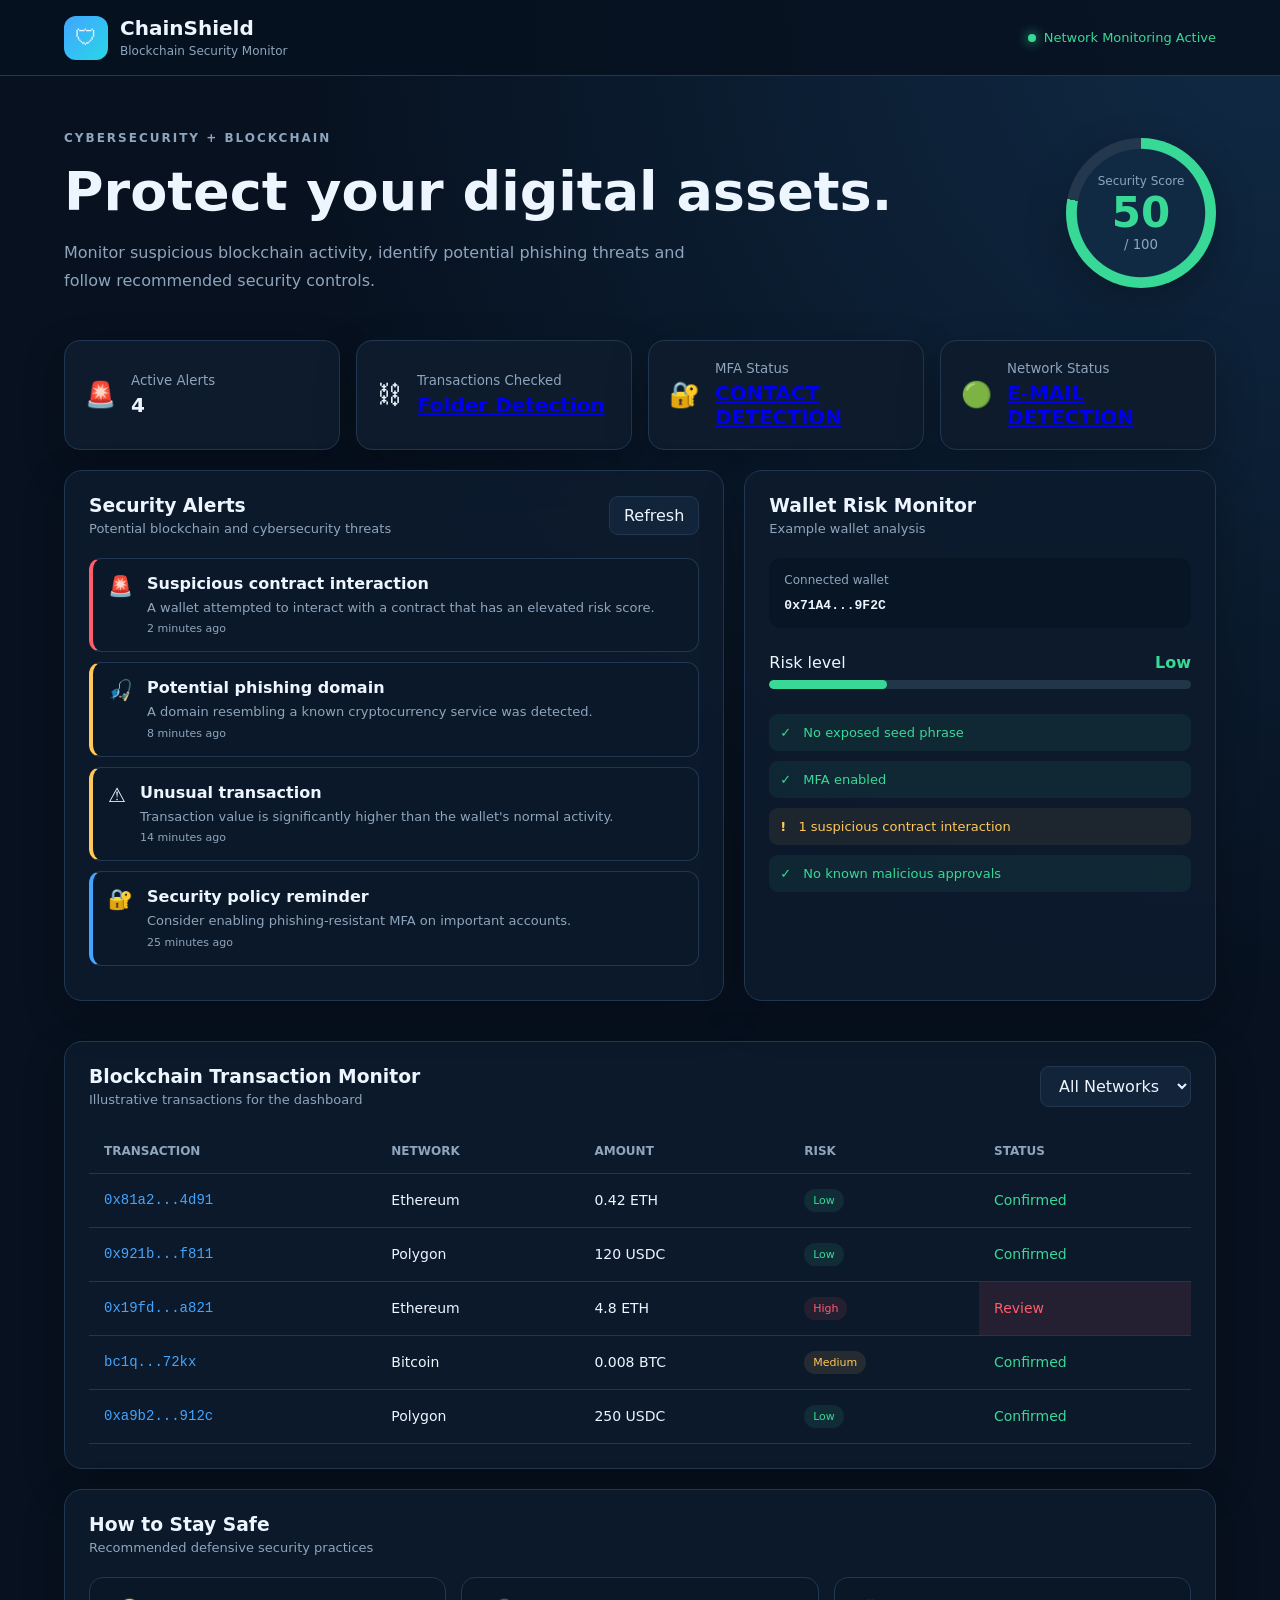
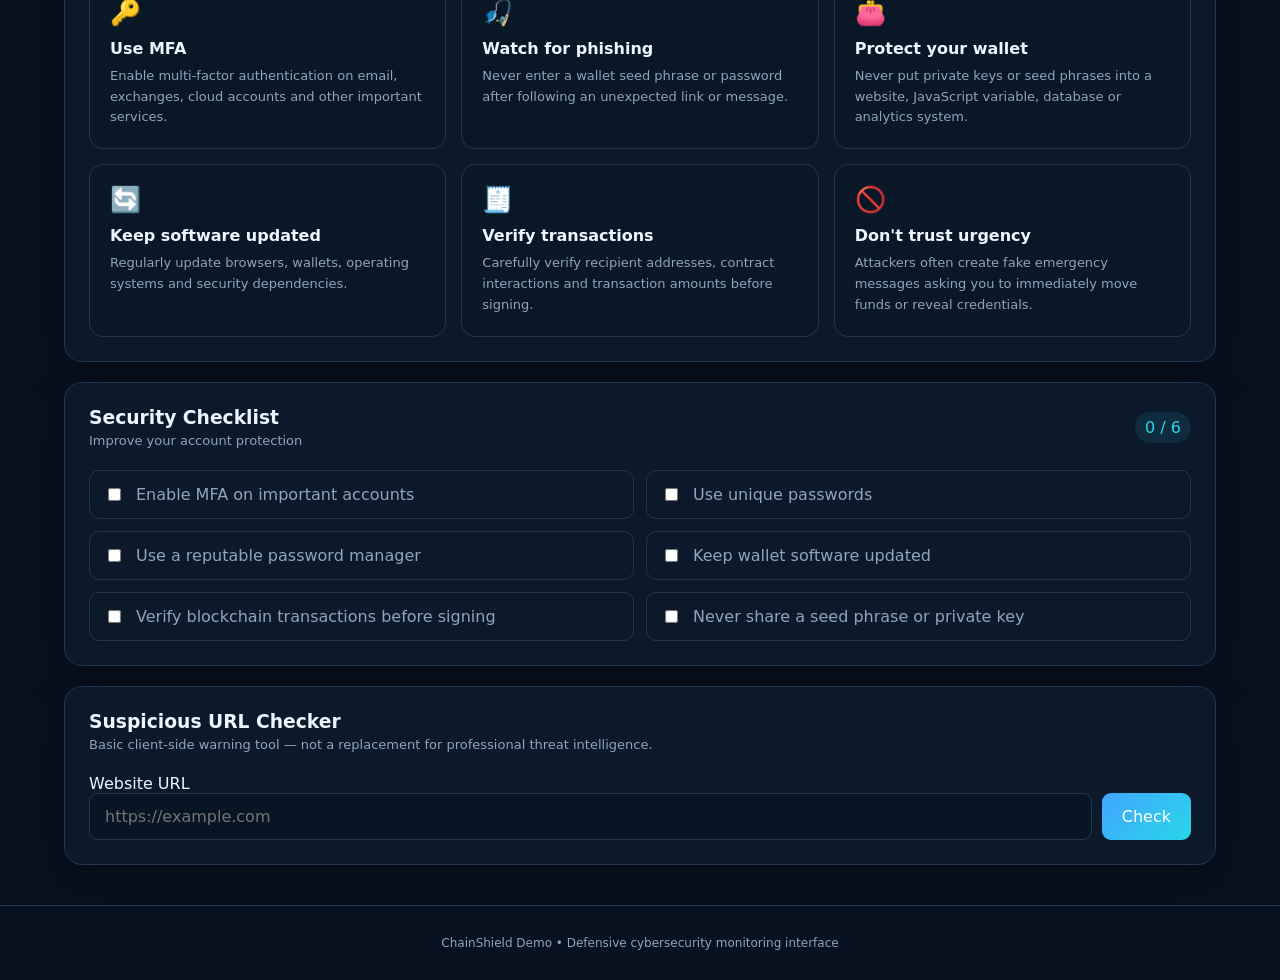
<file: index.html>
<!DOCTYPE html>
<html lang="en">
<head>
    <meta charset="UTF-8">

    <!-- Basic browser security controls -->
    <meta name="viewport" content="width=device-width, initial-scale=1.0">
    <meta name="referrer" content="strict-origin-when-cross-origin">

    <!--
      For production, prefer sending CSP as an HTTP response header.
      This example keeps it simple for a static demo.
    -->
    <meta http-equiv="Content-Security-Policy"
          content="default-src 'self';
                   script-src 'self';
                   style-src 'self';
                   img-src 'self' data:;
                   connect-src 'self';
                   object-src 'none';
                   base-uri 'self';
                   form-action 'self';">

    <title>ChainShield Security Monitor</title>

    <link rel="stylesheet" href="style.css">
</head>

<body>

<header class="topbar">
    <div class="brand">
        <div class="brand-icon">🛡</div>
        <div>
            <h1>ChainShield</h1>
            <span>Blockchain Security Monitor</span>
        </div>
    </div>

    <div class="connection">
        <span class="status-dot"></span>
        Network Monitoring Active
    </div>
</header>

<main class="container">

    <section class="hero">
        <div>
            <p class="eyebrow">CYBERSECURITY + BLOCKCHAIN</p>
            <h2>Protect your digital assets.</h2>
            <p>
                Monitor suspicious blockchain activity, identify potential
                phishing threats and follow recommended security controls.
            </p>
        </div>

        <div class="security-score">
            <span>Security Score</span>
            <strong id="securityScore">78</strong>
            <small>/ 100</small>
        </div>
    </section>


    <!-- Security statistics -->

    <section class="stats">

        <article class="stat-card">
            <span class="stat-icon">🚨</span>
            <div>
                <small>Active Alerts</small>
                <strong id="alertCount">4</strong>
            </div>
        </article>

        <article class="stat-card">
            <span class="stat-icon">⛓</span>
            <div>
                <small>Transactions Checked</small>
                <strong id="transactions"><a href="http://127.0.0.1:5500/SIH26-T07/folder_detect.html">Folder Detection</a></strong>
            </div>
        </article>

        <article class="stat-card">
            <span class="stat-icon">🔐</span>
            <div>
                <small>MFA Status</small>
                <strong class="safe"><a href="http://127.0.0.1:5500/SIH26-T07/num_detect.html">CONTACT DETECTION</a></strong>
            </div>
        </article>

        <article class="stat-card">
            <span class="stat-icon">🟢</span>
            <div>
                <small>Network Status</small>
                <strong class="safe"><a href="http://127.0.0.1:5500/SIH26-T07/breech_detection.html">E-MAIL DETECTION</a></strong>
            </div>
        </article>

    </section>


    <section class="dashboard-grid">

        <!-- Alerts -->

        <article class="panel alerts-panel">

            <div class="panel-header">
                <div>
                    <h3>Security Alerts</h3>
                    <p>Potential blockchain and cybersecurity threats</p>
                </div>

                <button id="refreshAlerts" class="secondary-btn">
                    Refresh
                </button>
            </div>

            <div id="alertsList" class="alerts-list">
                <!-- JavaScript inserts alerts here -->
            </div>

        </article>


        <!-- Wallet analysis -->

        <article class="panel">

            <div class="panel-header">
                <div>
                    <h3>Wallet Risk Monitor</h3>
                    <p>Example wallet analysis</p>
                </div>
            </div>

            <div class="wallet">

                <div class="wallet-address">
                    <span>Connected wallet</span>
                    <strong>0x71A4...9F2C</strong>
                </div>

                <div class="risk-meter">
                    <div class="risk-label">
                        <span>Risk level</span>
                        <strong id="riskText">Low</strong>
                    </div>

                    <div class="progress">
                        <div id="riskBar" class="progress-fill low"></div>
                    </div>
                </div>

                <div class="wallet-checks">

                    <div class="check good">
                        <span>✓</span>
                        No exposed seed phrase
                    </div>

                    <div class="check good">
                        <span>✓</span>
                        MFA enabled
                    </div>

                    <div class="check warning">
                        <span>!</span>
                        1 suspicious contract interaction
                    </div>

                    <div class="check good">
                        <span>✓</span>
                        No known malicious approvals
                    </div>

                </div>

            </div>

        </article>

    </section>


    <!-- Transaction monitor -->

    <section class="panel">

        <div class="panel-header">
            <div>
                <h3>Blockchain Transaction Monitor</h3>
                <p>Illustrative transactions for the dashboard</p>
            </div>

            <select id="networkFilter">
                <option value="all">All Networks</option>
                <option value="Ethereum">Ethereum</option>
                <option value="Polygon">Polygon</option>
                <option value="Bitcoin">Bitcoin</option>
            </select>
        </div>

        <div class="table-wrapper">

            <table>

                <thead>
                    <tr>
                        <th>Transaction</th>
                        <th>Network</th>
                        <th>Amount</th>
                        <th>Risk</th>
                        <th>Status</th>
                    </tr>
                </thead>

                <tbody id="transactionTable">
                </tbody>

            </table>

        </div>

    </section>


    <!-- Safety recommendations -->

    <section class="panel safety-panel">

        <div class="panel-header">
            <div>
                <h3>How to Stay Safe</h3>
                <p>Recommended defensive security practices</p>
            </div>
        </div>

        <div class="safety-grid">

            <div class="safety-card">
                <span>🔑</span>
                <h4>Use MFA</h4>
                <p>
                    Enable multi-factor authentication on email, exchanges,
                    cloud accounts and other important services.
                </p>
            </div>

            <div class="safety-card">
                <span>🎣</span>
                <h4>Watch for phishing</h4>
                <p>
                    Never enter a wallet seed phrase or password after following
                    an unexpected link or message.
                </p>
            </div>

            <div class="safety-card">
                <span>👛</span>
                <h4>Protect your wallet</h4>
                <p>
                    Never put private keys or seed phrases into a website,
                    JavaScript variable, database or analytics system.
                </p>
            </div>

            <div class="safety-card">
                <span>🔄</span>
                <h4>Keep software updated</h4>
                <p>
                    Regularly update browsers, wallets, operating systems and
                    security dependencies.
                </p>
            </div>

            <div class="safety-card">
                <span>🧾</span>
                <h4>Verify transactions</h4>
                <p>
                    Carefully verify recipient addresses, contract interactions
                    and transaction amounts before signing.
                </p>
            </div>

            <div class="safety-card">
                <span>🚫</span>
                <h4>Don't trust urgency</h4>
                <p>
                    Attackers often create fake emergency messages asking you
                    to immediately move funds or reveal credentials.
                </p>
            </div>

        </div>

    </section>


    <!-- Security checklist -->

    <section class="panel">

        <div class="panel-header">
            <div>
                <h3>Security Checklist</h3>
                <p>Improve your account protection</p>
            </div>

            <span id="checklistScore" class="badge">0 / 6</span>
        </div>

        <div id="checklist" class="checklist">

            <label>
                <input type="checkbox" data-score="15">
                <span>Enable MFA on important accounts</span>
            </label>

            <label>
                <input type="checkbox" data-score="15">
                <span>Use unique passwords</span>
            </label>

            <label>
                <input type="checkbox" data-score="15">
                <span>Use a reputable password manager</span>
            </label>

            <label>
                <input type="checkbox" data-score="20">
                <span>Keep wallet software updated</span>
            </label>

            <label>
                <input type="checkbox" data-score="20">
                <span>Verify blockchain transactions before signing</span>
            </label>

            <label>
                <input type="checkbox" data-score="15">
                <span>Never share a seed phrase or private key</span>
            </label>

        </div>

    </section>


    <!-- Phishing checker -->

    <section class="panel phishing-panel">

        <div class="panel-header">
            <div>
                <h3>Suspicious URL Checker</h3>
                <p>
                    Basic client-side warning tool — not a replacement for
                    professional threat intelligence.
                </p>
            </div>
        </div>

        <form id="urlForm">

            <label for="urlInput">Website URL</label>

            <div class="url-input">
                <input
                    id="urlInput"
                    type="url"
                    placeholder="https://example.com"
                    autocomplete="off"
                    required
                >

                <button type="submit">
                    Check
                </button>
            </div>

        </form>

        <div id="urlResult" class="url-result hidden"></div>

    </section>

</main>

<footer>
    ChainShield Demo • Defensive cybersecurity monitoring interface
</footer>

<script src="app.js"></script>

</body>
</html>
</file>
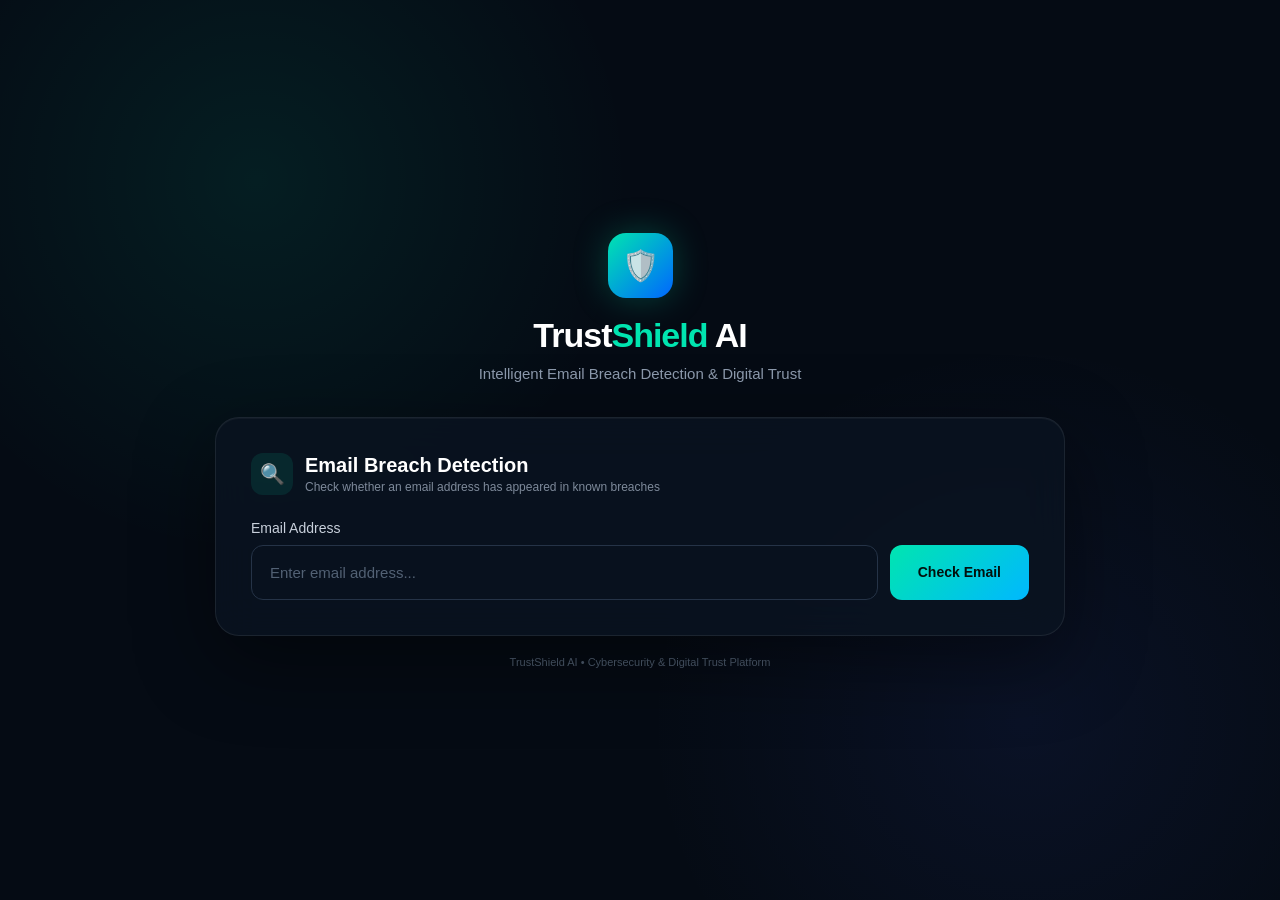
<file: breech_detection.html>
<!DOCTYPE html>
<html lang="en">
<head>
    <meta charset="UTF-8">
    <meta name="viewport" content="width=device-width, initial-scale=1.0">

    <title>TrustShield AI - Breach Detection</title>

    <style>
        * {
            margin: 0;
            padding: 0;
            box-sizing: border-box;
            font-family: "Inter", Arial, sans-serif;
        }

        body {
            min-height: 100vh;
            background:
                radial-gradient(circle at 20% 20%, rgba(0, 255, 200, 0.08), transparent 30%),
                radial-gradient(circle at 80% 80%, rgba(70, 100, 255, 0.08), transparent 30%),
                #050b14;
            color: #ffffff;
            display: flex;
            align-items: center;
            justify-content: center;
            padding: 30px;
        }

        .container {
            width: 100%;
            max-width: 850px;
        }

        /* Header */

        .header {
            text-align: center;
            margin-bottom: 35px;
        }

        .logo {
            width: 65px;
            height: 65px;
            margin: auto;
            border-radius: 18px;
            display: flex;
            align-items: center;
            justify-content: center;
            background: linear-gradient(135deg, #00e5b0, #0066ff);
            box-shadow: 0 0 35px rgba(0, 229, 176, 0.25);
            font-size: 30px;
        }

        .header h1 {
            margin-top: 18px;
            font-size: 34px;
            letter-spacing: -1px;
        }

        .header h1 span {
            color: #00e5b0;
        }

        .header p {
            margin-top: 10px;
            color: #8d9aad;
            font-size: 15px;
        }

        /* Main Card */

        .card {
            background: rgba(10, 19, 32, 0.85);
            border: 1px solid rgba(255, 255, 255, 0.08);
            border-radius: 24px;
            padding: 35px;
            box-shadow:
                0 25px 80px rgba(0, 0, 0, 0.45),
                inset 0 1px 0 rgba(255, 255, 255, 0.04);
            backdrop-filter: blur(20px);
        }

        .card-title {
            display: flex;
            align-items: center;
            gap: 12px;
            margin-bottom: 25px;
        }

        .card-title-icon {
            width: 42px;
            height: 42px;
            border-radius: 12px;
            background: rgba(0, 229, 176, 0.1);
            color: #00e5b0;
            display: flex;
            align-items: center;
            justify-content: center;
            font-size: 20px;
        }

        .card-title h2 {
            font-size: 20px;
        }

        .card-title p {
            font-size: 12px;
            color: #7e8a9b;
            margin-top: 3px;
        }

        /* Input */

        .input-group {
            margin-top: 20px;
        }

        .input-group label {
            display: block;
            margin-bottom: 9px;
            color: #c8d0dc;
            font-size: 14px;
        }

        .email-wrapper {
            display: flex;
            gap: 12px;
        }

        .email-input {
            flex: 1;
            height: 55px;
            padding: 0 18px;
            border-radius: 12px;
            border: 1px solid #253347;
            outline: none;
            background: #08111e;
            color: white;
            font-size: 15px;
            transition: 0.25s;
        }

        .email-input::placeholder {
            color: #526174;
        }

        .email-input:focus {
            border-color: #00e5b0;
            box-shadow: 0 0 0 3px rgba(0, 229, 176, 0.08);
        }

        .check-btn {
            height: 55px;
            padding: 0 28px;
            border: none;
            border-radius: 12px;
            cursor: pointer;
            color: #03100d;
            font-size: 14px;
            font-weight: 700;
            background: linear-gradient(135deg, #00e5b0, #00b8ff);
            transition: 0.25s;
        }

        .check-btn:hover {
            transform: translateY(-2px);
            box-shadow: 0 10px 30px rgba(0, 229, 176, 0.2);
        }

        .check-btn:disabled {
            opacity: 0.6;
            cursor: not-allowed;
            transform: none;
        }

        /* Loading */

        .loading {
            display: none;
            margin-top: 25px;
            text-align: center;
            color: #8d9aad;
        }

        .spinner {
            width: 35px;
            height: 35px;
            border: 3px solid #1d2a3b;
            border-top-color: #00e5b0;
            border-radius: 50%;
            animation: spin 0.8s linear infinite;
            margin: 0 auto 12px;
        }

        @keyframes spin {
            to {
                transform: rotate(360deg);
            }
        }

        /* Result */

        .result {
            display: none;
            margin-top: 30px;
            border-radius: 18px;
            overflow: hidden;
        }

        .result-header {
            padding: 22px;
            display: flex;
            align-items: center;
            gap: 15px;
        }

        .result-icon {
            width: 48px;
            height: 48px;
            border-radius: 50%;
            display: flex;
            align-items: center;
            justify-content: center;
            font-size: 22px;
        }

        .result-header h3 {
            font-size: 18px;
        }

        .result-header p {
            font-size: 13px;
            margin-top: 4px;
            color: #8c98a8;
        }

        /* Safe */

        .safe {
            border: 1px solid rgba(0, 229, 176, 0.2);
            background: rgba(0, 229, 176, 0.04);
        }

        .safe .result-icon {
            background: rgba(0, 229, 176, 0.12);
            color: #00e5b0;
        }

        /* Breached */

        .breached {
            border: 1px solid rgba(255, 77, 90, 0.25);
            background: rgba(255, 77, 90, 0.04);
        }

        .breached .result-icon {
            background: rgba(255, 77, 90, 0.12);
            color: #ff4d5a;
        }

        /* Error */

        .error {
            border: 1px solid rgba(255, 180, 0, 0.25);
            background: rgba(255, 180, 0, 0.04);
        }

        .error .result-icon {
            background: rgba(255, 180, 0, 0.12);
            color: #ffb400;
        }

        /* Breach Details */

        .breach-details {
            padding: 0 22px 22px;
        }

        .breach-count {
            display: flex;
            justify-content: space-between;
            align-items: center;
            padding: 15px;
            margin-bottom: 15px;
            background: rgba(255, 255, 255, 0.03);
            border-radius: 12px;
        }

        .breach-count span:first-child {
            color: #8996a8;
            font-size: 13px;
        }

        .breach-count strong {
            color: #ff5965;
            font-size: 20px;
        }

        .breach-list {
            display: grid;
            gap: 10px;
        }

        .breach-item {
            display: flex;
            justify-content: space-between;
            padding: 14px;
            border-radius: 10px;
            background: rgba(255, 255, 255, 0.025);
            border: 1px solid rgba(255, 255, 255, 0.04);
        }

        .breach-item strong {
            font-size: 13px;
        }

        .breach-item span {
            font-size: 11px;
            color: #7f8b9d;
        }

        /* Security Score */

        .security-score {
            margin-top: 30px;
            padding: 20px;
            border-radius: 15px;
            background: rgba(255, 255, 255, 0.025);
            border: 1px solid rgba(255, 255, 255, 0.05);
        }

        .score-top {
            display: flex;
            justify-content: space-between;
            margin-bottom: 12px;
        }

        .score-top span {
            color: #8996a8;
            font-size: 13px;
        }

        .score {
            font-weight: 700;
        }

        .progress {
            height: 7px;
            background: #1a2635;
            border-radius: 20px;
            overflow: hidden;
        }

        .progress-bar {
            height: 100%;
            width: 0;
            border-radius: 20px;
            transition: width 1s ease;
        }

        .footer {
            margin-top: 20px;
            text-align: center;
            color: #526174;
            font-size: 11px;
        }

        /* Mobile */

        @media (max-width: 650px) {

            body {
                padding: 15px;
            }

            .card {
                padding: 22px;
            }

            .email-wrapper {
                flex-direction: column;
            }

            .check-btn {
                width: 100%;
            }

            .header h1 {
                font-size: 28px;
            }
        }
    </style>
</head>

<body>

<div class="container">

    <!-- HEADER -->

    <div class="header">

        <div class="logo">
            🛡️
        </div>

        <h1>
            Trust<span>Shield</span> AI
        </h1>

        <p>
            Intelligent Email Breach Detection & Digital Trust
        </p>

    </div>


    <!-- MAIN CARD -->

    <div class="card">

        <div class="card-title">

            <div class="card-title-icon">
                🔍
            </div>

            <div>
                <h2>Email Breach Detection</h2>
                <p>
                    Check whether an email address has appeared in known breaches
                </p>
            </div>

        </div>


        <!-- INPUT -->

        <div class="input-group">

            <label for="email">
                Email Address
            </label>

            <div class="email-wrapper">

                <input
                    type="email"
                    id="email"
                    class="email-input"
                    placeholder="Enter email address..."
                    autocomplete="off"
                >

                <button
                    class="check-btn"
                    id="checkBtn"
                    onclick="checkEmail()"
                >
                    Check Email
                </button>

            </div>

        </div>


        <!-- LOADING -->

        <div class="loading" id="loading">

            <div class="spinner"></div>

            <p>
                Analyzing email security...
            </p>

        </div>


        <!-- RESULT -->

        <div class="result" id="result">

            <div class="result-header">

                <div class="result-icon" id="resultIcon">
                    ✓
                </div>

                <div>

                    <h3 id="resultTitle">
                        Email appears safe
                    </h3>

                    <p id="resultMessage">
                        No known breaches detected.
                    </p>

                </div>

            </div>


            <!-- BREACH DETAILS -->

            <div
                class="breach-details"
                id="breachDetails"
                style="display:none;"
            >

                <div class="breach-count">

                    <span>
                        Known breaches detected
                    </span>

                    <strong id="breachCount">
                        0
                    </strong>

                </div>

                <div
                    class="breach-list"
                    id="breachList"
                ></div>

            </div>

        </div>


        <!-- SECURITY SCORE -->

        <div
            class="security-score"
            id="securityScore"
            style="display:none;"
        >

            <div class="score-top">

                <span>
                    Email Security Score
                </span>

                <span
                    class="score"
                    id="scoreText"
                >
                    100/100
                </span>

            </div>

            <div class="progress">

                <div
                    class="progress-bar"
                    id="progressBar"
                ></div>

            </div>

        </div>

    </div>


    <div class="footer">

        TrustShield AI • Cybersecurity & Digital Trust Platform

    </div>

</div>


<script>

    /*
        DEMO BREACH DATABASE

        Replace this with your backend API
        when you connect a real breach database.
    */

    const demoBreaches = {

        "test@example.com": [
            {
                name: "ExampleCorp",
                date: "2024",
                data: "Email, Password"
            },
            {
                name: "DemoMarket",
                date: "2023",
                data: "Email, Username"
            }
        ],

        "admin@example.com": [
            {
                name: "ExampleCloud",
                date: "2024",
                data: "Email, Password, IP Address"
            }
        ]

    };


    async function checkEmail() {

        const emailInput =
            document.getElementById("email");

        const email =
            emailInput.value.trim().toLowerCase();

        const button =
            document.getElementById("checkBtn");

        const loading =
            document.getElementById("loading");

        const result =
            document.getElementById("result");

        const securityScore =
            document.getElementById("securityScore");


        /* Validate email */

        if (!email) {

            showError(
                "Please enter an email address."
            );

            return;
        }


        const emailRegex =
            /^[^\s@]+@[^\s@]+\.[^\s@]+$/;

        if (!emailRegex.test(email)) {

            showError(
                "Please enter a valid email address."
            );

            return;
        }


        /* Reset UI */

        result.style.display = "none";

        securityScore.style.display = "none";

        loading.style.display = "block";

        button.disabled = true;


        /*
            Simulate security analysis.

            In production this should be replaced
            with an API request to YOUR backend.
        */

        await new Promise(resolve =>
            setTimeout(resolve, 1800)
        );


        const breaches =
            demoBreaches[email] || [];


        loading.style.display = "none";

        button.disabled = false;


        if (breaches.length > 0) {

            showBreached(email, breaches);

        } else {

            showSafe(email);

        }

    }


    /* SAFE RESULT */

    function showSafe(email) {

        const result =
            document.getElementById("result");

        const icon =
            document.getElementById("resultIcon");

        const title =
            document.getElementById("resultTitle");

        const message =
            document.getElementById("resultMessage");

        const details =
            document.getElementById("breachDetails");

        const securityScore =
            document.getElementById("securityScore");

        const scoreText =
            document.getElementById("scoreText");

        const progress =
            document.getElementById("progressBar");


        result.className = "result safe";

        result.style.display = "block";

        icon.innerHTML = "✓";

        title.innerText =
            "Email appears safe";

        message.innerText =
            email +
            " was not found in our monitored breach database.";

        details.style.display = "none";

        securityScore.style.display = "block";

        scoreText.innerText = "100/100";

        progress.style.width = "100%";

    }


    /* BREACHED RESULT */

    function showBreached(email, breaches) {

        const result =
            document.getElementById("result");

        const icon =
            document.getElementById("resultIcon");

        const title =
            document.getElementById("resultTitle");

        const message =
            document.getElementById("resultMessage");

        const details =
            document.getElementById("breachDetails");

        const count =
            document.getElementById("breachCount");

        const list =
            document.getElementById("breachList");

        const securityScore =
            document.getElementById("securityScore");

        const scoreText =
            document.getElementById("scoreText");

        const progress =
            document.getElementById("progressBar");


        result.className =
            "result breached";

        result.style.display =
            "block";


        icon.innerHTML = "⚠";

        title.innerText =
            "Email address breached";

        message.innerText =
            "Security exposure detected for " + email;


        details.style.display =
            "block";


        count.innerText =
            breaches.length;


        list.innerHTML = "";


        breaches.forEach(breach => {

            const item =
                document.createElement("div");

            item.className =
                "breach-item";

            item.innerHTML = `

                <div>
                    <strong>
                        ${breach.name}
                    </strong>

                    <br>

                    <span>
                        Breach date: ${breach.date}
                    </span>
                </div>

                <span>
                    ${breach.data}
                </span>

            `;

            list.appendChild(item);

        });


        /*
            Calculate security score.
        */

        let score =
            Math.max(
                20,
                100 - breaches.length * 25
            );


        securityScore.style.display =
            "block";

        scoreText.innerText =
            score + "/100";

        progress.style.width =
            score + "%";

    }


    /* ERROR */

    function showError(message) {

        const result =
            document.getElementById("result");

        const icon =
            document.getElementById("resultIcon");

        const title =
            document.getElementById("resultTitle");

        const resultMessage =
            document.getElementById("resultMessage");

        const details =
            document.getElementById("breachDetails");

        const securityScore =
            document.getElementById("securityScore");


        result.className =
            "result error";

        result.style.display =
            "block";


        icon.innerHTML =
            "!";

        title.innerText =
            "Invalid Request";

        resultMessage.innerText =
            message;

        details.style.display =
            "none";

        securityScore.style.display =
            "none";

    }


    /* ENTER KEY */

    document
        .getElementById("email")
        .addEventListener("keydown", function(event) {

            if (event.key === "Enter") {

                checkEmail();

            }

        });

</script>

</body>
</html>
</file>
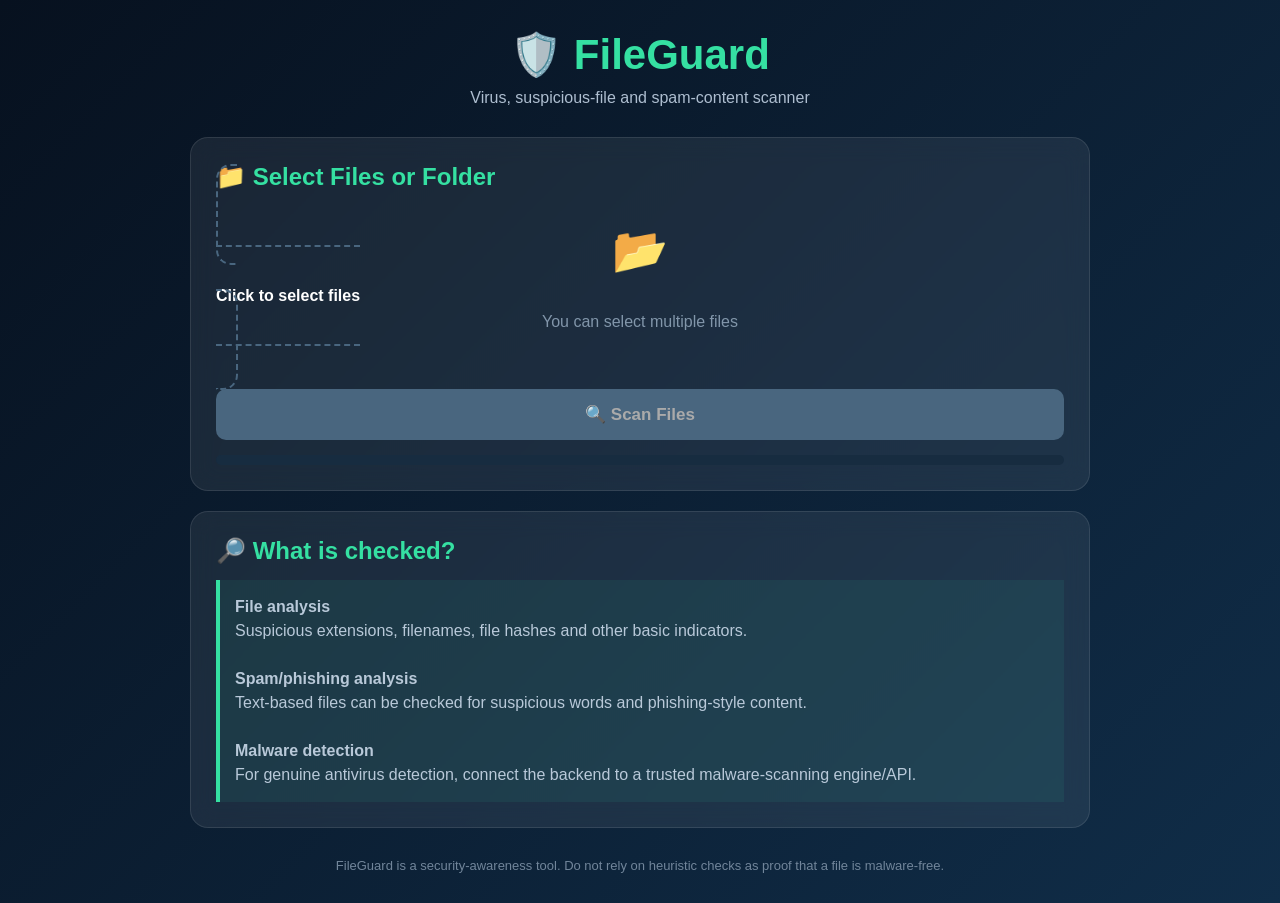
<file: folder_detect.html>
<!DOCTYPE html>
<html lang="en">
<head>
  <meta charset="UTF-8">
  <meta name="viewport" content="width=device-width, initial-scale=1.0">

  <title>FileGuard - Virus & Spam Scanner</title>

  <style>
    * {
      box-sizing: border-box;
      margin: 0;
      padding: 0;
      font-family: Arial, sans-serif;
    }

    body {
      min-height: 100vh;
      background: linear-gradient(135deg, #07111f, #102d48);
      color: white;
      padding: 30px 15px;
    }

    .container {
      max-width: 900px;
      margin: auto;
    }

    header {
      text-align: center;
      margin-bottom: 30px;
    }

    header h1 {
      color: #35e0a2;
      font-size: 42px;
      margin-bottom: 10px;
    }

    header p {
      color: #aebed0;
    }

    .card {
      background: rgba(255,255,255,.07);
      border: 1px solid rgba(255,255,255,.1);
      border-radius: 18px;
      padding: 25px;
      margin-bottom: 20px;
      backdrop-filter: blur(12px);
    }

    h2 {
      color: #35e0a2;
      margin-bottom: 15px;
    }

    .drop-area {
      border: 2px dashed #49667f;
      border-radius: 15px;
      padding: 40px 20px;
      text-align: center;
      cursor: pointer;
      transition: .2s;
    }

    .drop-area:hover {
      border-color: #35e0a2;
      background: rgba(53,224,162,.05);
    }

    .drop-area input {
      display: none;
    }

    .icon {
      font-size: 45px;
      margin-bottom: 10px;
    }

    button {
      width: 100%;
      padding: 15px;
      margin-top: 20px;
      border: 0;
      border-radius: 10px;
      background: #35e0a2;
      color: #06151a;
      font-size: 17px;
      font-weight: bold;
      cursor: pointer;
    }

    button:hover {
      background: #22c88b;
    }

    button:disabled {
      background: #49667f;
      color: #aaa;
      cursor: not-allowed;
    }

    #fileList {
      margin-top: 20px;
    }

    .file {
      padding: 12px;
      margin: 8px 0;
      background: rgba(255,255,255,.05);
      border-radius: 8px;
      display: flex;
      justify-content: space-between;
      gap: 10px;
    }

    .result {
      display: none;
      margin-top: 20px;
      padding: 20px;
      border-radius: 12px;
    }

    .safe {
      border: 1px solid #35e0a2;
      background: rgba(53,224,162,.1);
    }

    .warning {
      border: 1px solid #ffc107;
      background: rgba(255,193,7,.1);
    }

    .danger {
      border: 1px solid #ff4d4d;
      background: rgba(255,77,77,.1);
    }

    .scan-item {
      padding: 15px 0;
      border-bottom: 1px solid rgba(255,255,255,.08);
    }

    .scan-item:last-child {
      border-bottom: none;
    }

    .hash {
      color: #8ca2b8;
      font-size: 12px;
      word-break: break-all;
      margin-top: 5px;
    }

    .progress {
      width: 100%;
      height: 10px;
      background: #172c40;
      border-radius: 10px;
      overflow: hidden;
      margin-top: 15px;
    }

    .progress-bar {
      width: 0%;
      height: 100%;
      background: #35e0a2;
      transition: width .3s;
    }

    .notice {
      margin-top: 15px;
      padding: 15px;
      border-left: 4px solid #35e0a2;
      background: rgba(53,224,162,.07);
      color: #b9c9d9;
      line-height: 1.5;
    }

    footer {
      text-align: center;
      color: #71859a;
      font-size: 13px;
      margin-top: 30px;
    }
  </style>
</head>

<body>

<div class="container">

  <header>
    <h1>🛡️ FileGuard</h1>
    <p>Virus, suspicious-file and spam-content scanner</p>
  </header>


  <div class="card">

    <h2>📁 Select Files or Folder</h2>

    <label class="drop-area">

      <div class="icon">📂</div>

      <strong>
        Click to select files
      </strong>

      <p style="color:#8296aa;margin-top:8px;">
        You can select multiple files
      </p>

      <input
        type="file"
        id="fileInput"
        multiple
      >

    </label>


    <div id="fileList"></div>


    <button id="scanButton" disabled>
      🔍 Scan Files
    </button>


    <div class="progress">
      <div id="progressBar" class="progress-bar"></div>
    </div>


    <div id="result" class="result"></div>

  </div>


  <div class="card">

    <h2>🔎 What is checked?</h2>

    <div class="notice">

      <strong>File analysis</strong><br>
      Suspicious extensions, filenames, file hashes and other basic indicators.

      <br><br>

      <strong>Spam/phishing analysis</strong><br>
      Text-based files can be checked for suspicious words and phishing-style
      content.

      <br><br>

      <strong>Malware detection</strong><br>
      For genuine antivirus detection, connect the backend to a trusted
      malware-scanning engine/API.

    </div>

  </div>


  <footer>
    FileGuard is a security-awareness tool. Do not rely on heuristic checks
    as proof that a file is malware-free.
  </footer>

</div>


<script>

const fileInput = document.getElementById("fileInput");
const fileList = document.getElementById("fileList");
const scanButton = document.getElementById("scanButton");
const result = document.getElementById("result");
const progressBar = document.getElementById("progressBar");

let selectedFiles = [];


fileInput.addEventListener("change", function() {

  selectedFiles = Array.from(fileInput.files);

  fileList.innerHTML = "";

  selectedFiles.forEach(file => {

    const div = document.createElement("div");

    div.className = "file";

    div.innerHTML = `
      <span>📄 ${escapeHTML(file.name)}</span>
      <span>${formatBytes(file.size)}</span>
    `;

    fileList.appendChild(div);

  });

  scanButton.disabled = selectedFiles.length === 0;

});


scanButton.addEventListener("click", scanFiles);


async function scanFiles() {

  if (selectedFiles.length === 0) {
    return;
  }

  scanButton.disabled = true;

  result.style.display = "block";
  result.className = "result warning";

  result.innerHTML = `
    <h3>🔄 Scanning...</h3>
    <p style="margin-top:10px;">
      Analyzing selected files.
    </p>
  `;

  let results = [];

  for (let i = 0; i < selectedFiles.length; i++) {

    const file = selectedFiles[i];

    progressBar.style.width =
      ((i / selectedFiles.length) * 100) + "%";

    const analysis = await analyzeFile(file);

    results.push(analysis);

  }

  progressBar.style.width = "100%";

  displayResults(results);

  scanButton.disabled = false;

}


async function analyzeFile(file) {

  let risks = [];

  const name = file.name.toLowerCase();

  /*
    Suspicious extensions.
  */

  const dangerousExtensions = [

    ".exe",
    ".scr",
    ".bat",
    ".cmd",
    ".com",
    ".msi",
    ".vbs",
    ".vbe",
    ".js",
    ".jse",
    ".ps1",
    ".hta",
    ".dll",
    ".jar"

  ];


  const extensionRisk =
    dangerousExtensions.some(ext => name.endsWith(ext));


  if (extensionRisk) {

    risks.push(
      "Executable or script file"
    );

  }


  /*
    Double extension detection.
    Example:
    invoice.pdf.exe
  */

  const doubleExtension =
    /\.[a-z0-9]{2,5}\.(exe|scr|bat|cmd|js|vbs|msi)$/i
      .test(name);


  if (doubleExtension) {

    risks.push(
      "Possible double-extension disguise"
    );

  }


  /*
    Suspicious filename keywords.
  */

  const suspiciousWords = [

    "crack",
    "keygen",
    "patch",
    "hack",
    "password",
    "free-money",
    "invoice",
    "urgent",
    "payment",
    "verify-account"

  ];


  suspiciousWords.forEach(word => {

    if (name.includes(word)) {

      risks.push(
        "Suspicious filename keyword: " + word
      );

    }

  });


  /*
    Calculate SHA-256.
  */

  const hash = await calculateHash(file);


  /*
    Text/spam inspection.
  */

  let spamWarnings = [];

  if (isTextFile(file)) {

    try {

      const text = await file.text();

      spamWarnings = detectSpam(text);

      risks.push(...spamWarnings);

    } catch (error) {

      console.log("Text analysis failed.");

    }

  }


  return {

    name: file.name,

    size: file.size,

    hash: hash,

    risks: risks,

    spamWarnings: spamWarnings

  };

}


async function calculateHash(file) {

  const buffer = await file.arrayBuffer();

  const hashBuffer =
    await crypto.subtle.digest(
      "SHA-256",
      buffer
    );

  const hashArray =
    Array.from(new Uint8Array(hashBuffer));

  return hashArray
    .map(byte => byte.toString(16).padStart(2, "0"))
    .join("");

}


function isTextFile(file) {

  const textTypes = [

    "text/plain",
    "text/html",
    "text/css",
    "text/javascript",
    "application/json"

  ];

  return textTypes.includes(file.type) ||
         /\.(txt|html|htm|csv|json|xml)$/i.test(file.name);

}


function detectSpam(text) {

  const warnings = [];

  const lower = text.toLowerCase();


  const spamPatterns = [

    {
      pattern: /click here/i,
      message: "Contains 'click here' language"
    },

    {
      pattern: /urgent.{0,50}(payment|account|verify)/i,
      message: "Urgent account/payment language"
    },

    {
      pattern: /send.{0,30}(password|otp|pin)/i,
      message: "Requests sensitive authentication information"
    },

    {
      pattern: /your account.{0,50}(suspend|blocked|closed)/i,
      message: "Account-threat language"
    },

    {
      pattern: /congratulations.{0,100}(winner|prize|money)/i,
      message: "Possible prize scam language"
    }

  ];


  spamPatterns.forEach(item => {

    if (item.pattern.test(lower)) {

      warnings.push(
        "⚠️ " + item.message
      );

    }

  });


  return warnings;

}


function displayResults(results) {

  let totalRisks = 0;

  results.forEach(item => {

    totalRisks += item.risks.length;

  });


  let overallClass = "safe";
  let overallTitle = "🟢 No Obvious Problems";

  if (totalRisks > 0) {

    overallClass = "warning";
    overallTitle = "🟡 Suspicious Indicators Found";

  }


  if (totalRisks >= 3) {

    overallClass = "danger";
    overallTitle = "🔴 High-Risk Indicators Found";

  }


  result.className =
    "result " + overallClass;


  let html = `
    <h3>${overallTitle}</h3>

    <p style="margin:10px 0;">
      Scanned ${results.length} file(s).
    </p>
  `;


  results.forEach(item => {

    html += `

      <div class="scan-item">

        <strong>
          ${escapeHTML(item.name)}
        </strong>

        <br>

        <span style="color:#8fa3b7;">
          ${formatBytes(item.size)}
        </span>

        <div class="hash">
          SHA-256: ${item.hash}
        </div>

    `;


    if (item.risks.length === 0) {

      html += `
        <p style="color:#35e0a2;margin-top:10px;">
          ✅ No obvious suspicious indicators detected.
        </p>
      `;

    } else {

      html += `
        <ul style="margin-top:10px;padding-left:20px;">
      `;

      item.risks.forEach(risk => {

        html += `
          <li style="margin:5px 0;color:#ffc107;">
            ${escapeHTML(risk)}
          </li>
        `;

      });

      html += `</ul>`;

    }


    html += `</div>`;

  });


  html += `

    <div class="notice">

      ⚠️ These results are heuristic checks only.
      A file without warnings is <strong>not guaranteed to be malware-free</strong>.

    </div>

  `;


  result.innerHTML = html;

}


function formatBytes(bytes) {

  if (bytes === 0) {
    return "0 Bytes";
  }

  const sizes = [
    "Bytes",
    "KB",
    "MB",
    "GB"
  ];

  const i =
    Math.floor(
      Math.log(bytes) / Math.log(1024)
    );

  return (
    parseFloat(
      (bytes / Math.pow(1024, i))
        .toFixed(2)
    ) +
    " " +
    sizes[i]
  );

}


function escapeHTML(value) {

  return value
    .replace(/&/g, "&amp;")
    .replace(/</g, "&lt;")
    .replace(/>/g, "&gt;")
    .replace(/"/g, "&quot;")
    .replace(/'/g, "&#039;");

}

</script>

</body>
</html>
</file>
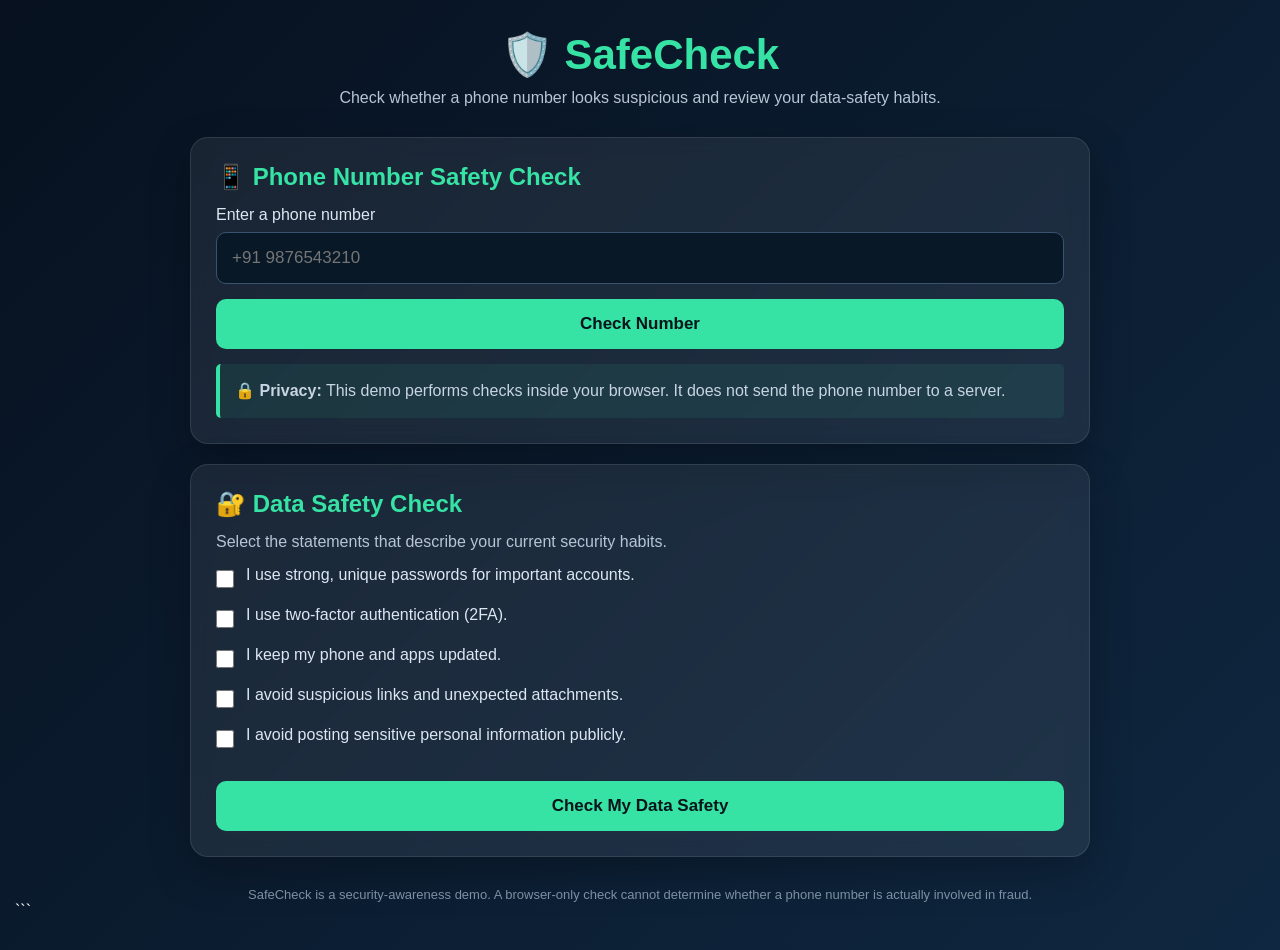
<file: num_detect.html>
<!DOCTYPE html>
<html lang="en">
<head>
  <meta charset="UTF-8">
  <meta name="viewport" content="width=device-width, initial-scale=1.0">
  <title>SafeCheck - Data & Phone Safety Checker</title>

  <style>
    * {
      box-sizing: border-box;
      margin: 0;
      padding: 0;
      font-family: Arial, sans-serif;
    }

    body {
      min-height: 100vh;
      background: linear-gradient(135deg, #07111f, #0f2740);
      color: white;
      padding: 30px 15px;
    }

    .container {
      max-width: 900px;
      margin: auto;
    }

    header {
      text-align: center;
      margin-bottom: 30px;
    }

    header h1 {
      font-size: 42px;
      color: #36e2a4;
      margin-bottom: 10px;
    }

    header p {
      color: #b7c5d6;
      font-size: 16px;
    }

    .card {
      background: rgba(255,255,255,0.07);
      border: 1px solid rgba(255,255,255,0.1);
      border-radius: 18px;
      padding: 25px;
      margin-bottom: 20px;
      backdrop-filter: blur(10px);
      box-shadow: 0 15px 40px rgba(0,0,0,0.25);
    }

    h2 {
      margin-bottom: 15px;
      color: #36e2a4;
    }

    label {
      display: block;
      margin-bottom: 8px;
      color: #dce7f2;
    }

    input[type="tel"] {
      width: 100%;
      padding: 15px;
      border-radius: 10px;
      border: 1px solid #38536e;
      background: #091827;
      color: white;
      font-size: 17px;
      outline: none;
    }

    input[type="tel"]:focus {
      border-color: #36e2a4;
    }

    button {
      width: 100%;
      margin-top: 15px;
      padding: 15px;
      border: none;
      border-radius: 10px;
      background: #36e2a4;
      color: #06151a;
      font-size: 17px;
      font-weight: bold;
      cursor: pointer;
      transition: 0.2s;
    }

    button:hover {
      background: #25c98d;
      transform: translateY(-1px);
    }

    .result {
      display: none;
      margin-top: 20px;
      padding: 20px;
      border-radius: 12px;
    }

    .safe {
      background: rgba(54,226,164,0.12);
      border: 1px solid #36e2a4;
    }

    .warning {
      background: rgba(255,193,7,0.12);
      border: 1px solid #ffc107;
    }

    .danger {
      background: rgba(255,75,75,0.12);
      border: 1px solid #ff4b4b;
    }

    .score {
      font-size: 45px;
      font-weight: bold;
      margin: 10px 0;
    }

    .result-message {
      color: #c8d5e2;
      line-height: 1.6;
    }

    .checks {
      list-style: none;
      margin-top: 15px;
    }

    .checks li {
      padding: 10px 0;
      border-bottom: 1px solid rgba(255,255,255,0.08);
    }

    .checks li:last-child {
      border-bottom: none;
    }

    .data-item {
      display: flex;
      align-items: center;
      gap: 12px;
      margin: 14px 0;
      color: #d7e1eb;
    }

    .data-item input {
      width: 18px;
      height: 18px;
      accent-color: #36e2a4;
    }

    .privacy-note {
      margin-top: 15px;
      padding: 15px;
      background: rgba(54,226,164,0.08);
      border-left: 4px solid #36e2a4;
      color: #c8d5e2;
      line-height: 1.5;
      border-radius: 5px;
    }

    .footer {
      text-align: center;
      color: #8194a8;
      margin-top: 30px;
      font-size: 13px;
    }

    @media (max-width: 600px) {
      header h1 {
        font-size: 32px;
      }

      .card {
        padding: 18px;
      }
    }
  </style>
</head>

<body>

  <div class="container">

    <header>
      <h1>🛡️ SafeCheck</h1>
      <p>Check whether a phone number looks suspicious and review your data-safety habits.</p>
    </header>

    <!-- PHONE CHECKER -->
    <div class="card">

      <h2>📱 Phone Number Safety Check</h2>

      <label for="phone">
        Enter a phone number
      </label>

      <input
        type="tel"
        id="phone"
        placeholder="+91 9876543210"
        autocomplete="off"
      >

      <button onclick="checkPhone()">
        Check Number
      </button>

      <div id="phoneResult" class="result">

        <h3 id="resultTitle"></h3>

        <div id="score" class="score"></div>

        <p id="resultMessage" class="result-message"></p>

        <ul id="checks" class="checks"></ul>

      </div>

      <div class="privacy-note">
        🔒 <strong>Privacy:</strong> This demo performs checks inside your browser.
        It does not send the phone number to a server.
      </div>

    </div>


    <!-- DATA SAFETY -->
    <div class="card">

      <h2>🔐 Data Safety Check</h2>

      <p style="color:#b7c5d6; margin-bottom:15px;">
        Select the statements that describe your current security habits.
      </p>

      <div class="data-item">
        <input type="checkbox" id="password">
        <label for="password">
          I use strong, unique passwords for important accounts.
        </label>
      </div>

      <div class="data-item">
        <input type="checkbox" id="twofa">
        <label for="twofa">
          I use two-factor authentication (2FA).
        </label>
      </div>

      <div class="data-item">
        <input type="checkbox" id="updates">
        <label for="updates">
          I keep my phone and apps updated.
        </label>
      </div>

      <div class="data-item">
        <input type="checkbox" id="links">
        <label for="links">
          I avoid suspicious links and unexpected attachments.
        </label>
      </div>

      <div class="data-item">
        <input type="checkbox" id="public">
        <label for="public">
          I avoid posting sensitive personal information publicly.
        </label>
      </div>

      <button onclick="checkDataSafety()">
        Check My Data Safety
      </button>

      <div id="dataResult" class="result"></div>

    </div>


    <div class="footer">
      SafeCheck is a security-awareness demo. A browser-only check cannot
      determine whether a phone number is actually involved in fraud.
    </div>

  </div>


<script>

function checkPhone() {

  const phoneInput = document.getElementById("phone");
  const phone = phoneInput.value.trim();

  const result = document.getElementById("phoneResult");
  const title = document.getElementById("resultTitle");
  const scoreElement = document.getElementById("score");
  const message = document.getElementById("resultMessage");
  const checks = document.getElementById("checks");

  result.style.display = "block";

  checks.innerHTML = "";

  if (!phone) {

    result.className = "result danger";
    title.textContent = "⚠️ Number Required";
    scoreElement.textContent = "0/100";
    message.textContent = "Please enter a phone number.";

    return;
  }


  /*
    Remove spaces, brackets and hyphens.
  */
  const cleaned = phone.replace(/[^\d+]/g, "");

  let score = 100;
  let warnings = [];


  /*
    Basic international phone validation.
  */

  if (cleaned.length < 7 || cleaned.length > 15) {

    score -= 50;

    warnings.push(
      "❌ The number length does not look valid."
    );

  } else {

    warnings.push(
      "✅ The number has a plausible international length."
    );

  }


  /*
    Check whether the number begins with +.
  */

  if (!cleaned.startsWith("+")) {

    score -= 10;

    warnings.push(
      "⚠️ Consider entering the number with its country code, e.g. +91."
    );

  } else {

    warnings.push(
      "✅ International country-code format detected."
    );

  }


  /*
    Detect obviously repetitive numbers.
  */

  const digits = cleaned.replace("+", "");

  if (/^(\d)\1+$/.test(digits)) {

    score -= 50;

    warnings.push(
      "❌ The number contains an obviously repetitive pattern."
    );

  }


  /*
    Detect simple sequential patterns.
  */

  if (
    digits.includes("1234567") ||
    digits.includes("7654321") ||
    digits.includes("0123456")
  ) {

    score -= 25;

    warnings.push(
      "⚠️ The number contains a simple sequential pattern."
    );

  }


  /*
    Very short numbers.
  */

  if (digits.length < 10) {

    warnings.push(
      "⚠️ This may be a short/service number rather than a normal mobile number."
    );

  }


  /*
    Keep score between 0 and 100.
  */

  score = Math.max(0, Math.min(100, score));


  /*
    Display result.
  */

  if (score >= 80) {

    result.className = "result safe";

    title.textContent = "🟢 Looks Normal";

    message.textContent =
      "No obvious problems were detected by this basic browser-only check. " +
      "This does NOT prove that the number is trustworthy.";

  } else if (score >= 50) {

    result.className = "result warning";

    title.textContent = "🟡 Use Caution";

    message.textContent =
      "Some characteristics of this number deserve additional verification.";

  } else {

    result.className = "result danger";

    title.textContent = "🔴 Suspicious Pattern";

    message.textContent =
      "This number contains patterns that look unusual. Do not assume it is fraudulent, " +
      "but verify the caller through another trusted channel.";

  }


  scoreElement.textContent = score + "/100";


  warnings.forEach(function(item) {

    const li = document.createElement("li");

    li.textContent = item;

    checks.appendChild(li);

  });

}



function checkDataSafety() {

  const items = [

    document.getElementById("password").checked,

    document.getElementById("twofa").checked,

    document.getElementById("updates").checked,

    document.getElementById("links").checked,

    document.getElementById("public").checked

  ];


  const completed = items.filter(Boolean).length;

  const percentage = Math.round((completed / items.length) * 100);

  const result = document.getElementById("dataResult");

  result.style.display = "block";


  if (percentage >= 80) {

    result.className = "result safe";

    result.innerHTML = `
      <h3>🟢 Good Security Habits</h3>
      <div class="score">${percentage}%</div>
      <p class="result-message">
        You are following several important security practices.
        Keep reviewing your account privacy and security settings regularly.
      </p>
    `;

  } else if (percentage >= 50) {

    result.className = "result warning";

    result.innerHTML = `
      <h3>🟡 Could Be Improved</h3>
      <div class="score">${percentage}%</div>
      <p class="result-message">
        You have some good security practices, but there are areas
        that could be strengthened.
      </p>
    `;

  } else {

    result.className = "result danger";

    result.innerHTML = `
      <h3>🔴 Security Needs Attention</h3>
      <div class="score">${percentage}%</div>
      <p class="result-message">
        Consider enabling 2FA, using unique passwords,
        updating your devices, and being careful with links and attachments.
      </p>
    `;

  }

}

</script>

</body>
</html>
```
</file>
<file: style.css>
:root {
    --background: #07111f;
    --panel: #0d1b2d;
    --panel-light: #12243a;
    --border: #213751;

    --text: #edf5ff;
    --muted: #8ea5bd;

    --blue: #42a5ff;
    --cyan: #28d7e8;

    --green: #38d996;
    --yellow: #ffc857;
    --red: #ff5c6c;

    --shadow: 0 15px 40px rgba(0, 0, 0, 0.25);
}

* {
    box-sizing: border-box;
}

body {
    margin: 0;
    background:
        radial-gradient(circle at top right, #102a45 0, transparent 35%),
        var(--background);

    color: var(--text);
    font-family:
        Inter,
        system-ui,
        -apple-system,
        BlinkMacSystemFont,
        "Segoe UI",
        sans-serif;
}

button,
input,
select {
    font: inherit;
}

button {
    cursor: pointer;
}

.topbar {
    min-height: 76px;
    padding: 0 5%;

    display: flex;
    justify-content: space-between;
    align-items: center;

    border-bottom: 1px solid var(--border);
    background: rgba(7, 17, 31, 0.85);
}

.brand {
    display: flex;
    align-items: center;
    gap: 12px;
}

.brand-icon {
    width: 44px;
    height: 44px;

    display: grid;
    place-items: center;

    border-radius: 12px;
    background: linear-gradient(135deg, var(--blue), var(--cyan));

    font-size: 22px;
}

.brand h1 {
    margin: 0;
    font-size: 20px;
}

.brand span {
    color: var(--muted);
    font-size: 12px;
}

.connection {
    display: flex;
    align-items: center;
    gap: 8px;

    color: var(--green);
    font-size: 13px;
}

.status-dot {
    width: 8px;
    height: 8px;

    border-radius: 50%;
    background: var(--green);

    box-shadow: 0 0 12px var(--green);
}

.container {
    width: min(1200px, 90%);
    margin: 40px auto;
}

.hero {
    display: flex;
    justify-content: space-between;
    align-items: center;

    gap: 30px;
    margin-bottom: 30px;
}

.eyebrow {
    color: var(--cyan);
    font-size: 12px;
    font-weight: 700;
    letter-spacing: 2px;
}

.hero h2 {
    margin: 10px 0;
    font-size: clamp(30px, 5vw, 54px);
}

.hero p {
    max-width: 650px;
    color: var(--muted);
    line-height: 1.7;
}

.security-score {
    min-width: 150px;
    height: 150px;

    display: flex;
    flex-direction: column;
    justify-content: center;
    align-items: center;

    border-radius: 50%;

    background:
        radial-gradient(circle, #102a43 60%, transparent 61%),
        conic-gradient(var(--green) 78%, #23384c 78%);

    box-shadow: var(--shadow);
}

.security-score span {
    color: var(--muted);
    font-size: 12px;
}

.security-score strong {
    font-size: 42px;
    color: var(--green);
}

.security-score small {
    color: var(--muted);
}

.stats {
    display: grid;
    grid-template-columns: repeat(4, 1fr);
    gap: 16px;

    margin-bottom: 20px;
}

.stat-card {
    display: flex;
    align-items: center;
    gap: 15px;

    padding: 20px;

    border: 1px solid var(--border);
    border-radius: 16px;

    background: var(--panel);
    box-shadow: var(--shadow);
}

.stat-icon {
    font-size: 25px;
}

.stat-card small {
    display: block;
    color: var(--muted);
    margin-bottom: 5px;
}

.stat-card strong {
    font-size: 20px;
}

.safe {
    color: var(--green);
}

.dashboard-grid {
    display: grid;
    grid-template-columns: 1.4fr 1fr;
    gap: 20px;
    margin-bottom: 20px;
}

.panel {
    margin-bottom: 20px;
    padding: 24px;

    border: 1px solid var(--border);
    border-radius: 18px;

    background: rgba(13, 27, 45, 0.92);
    box-shadow: var(--shadow);
}

.panel-header {
    display: flex;
    justify-content: space-between;
    align-items: center;

    gap: 15px;
    margin-bottom: 22px;
}

.panel-header h3 {
    margin: 0 0 5px;
}

.panel-header p {
    margin: 0;
    color: var(--muted);
    font-size: 13px;
}

.secondary-btn,
.panel select {
    padding: 9px 14px;

    border: 1px solid var(--border);
    border-radius: 9px;

    color: var(--text);
    background: var(--panel-light);
}

.alert {
    display: flex;
    align-items: flex-start;
    gap: 14px;

    padding: 15px;
    margin-bottom: 10px;

    border: 1px solid var(--border);
    border-radius: 12px;

    background: #0b1829;
}

.alert-icon {
    font-size: 20px;
}

.alert-content {
    flex: 1;
}

.alert-content strong {
    display: block;
    margin-bottom: 5px;
}

.alert-content p {
    margin: 0;
    color: var(--muted);
    font-size: 13px;
    line-height: 1.5;
}

.alert-critical {
    border-left: 4px solid var(--red);
}

.alert-warning {
    border-left: 4px solid var(--yellow);
}

.alert-info {
    border-left: 4px solid var(--blue);
}

.alert-time {
    color: var(--muted);
    font-size: 11px;
}

.wallet-address {
    padding: 15px;

    border-radius: 12px;
    background: #081525;
}

.wallet-address span {
    display: block;
    color: var(--muted);
    font-size: 12px;
    margin-bottom: 7px;
}

.wallet-address strong {
    font-family: monospace;
}

.risk-meter {
    margin: 25px 0;
}

.risk-label {
    display: flex;
    justify-content: space-between;
    margin-bottom: 8px;
}

.risk-label strong {
    color: var(--green);
}

.progress {
    height: 9px;
    overflow: hidden;

    border-radius: 20px;
    background: #22364a;
}

.progress-fill {
    height: 100%;
    width: 28%;

    border-radius: inherit;
    background: var(--green);
}

.wallet-checks {
    display: grid;
    gap: 10px;
}

.check {
    padding: 11px;
    border-radius: 9px;

    font-size: 13px;
}

.check span {
    margin-right: 8px;
    font-weight: bold;
}

.good {
    color: var(--green);
    background: rgba(56, 217, 150, 0.07);
}

.warning {
    color: var(--yellow);
    background: rgba(255, 200, 87, 0.07);
}

.table-wrapper {
    overflow-x: auto;
}

table {
    width: 100%;
    border-collapse: collapse;
}

th,
td {
    padding: 15px;
    text-align: left;

    border-bottom: 1px solid var(--border);
}

th {
    color: var(--muted);
    font-size: 12px;
    text-transform: uppercase;
}

td {
    font-size: 14px;
}

.hash {
    color: var(--blue);
    font-family: monospace;
}

.risk {
    display: inline-block;

    padding: 5px 9px;
    border-radius: 20px;

    font-size: 11px;
}

.risk-low {
    color: var(--green);
    background: rgba(56, 217, 150, 0.1);
}

.risk-medium {
    color: var(--yellow);
    background: rgba(255, 200, 87, 0.1);
}

.risk-high {
    color: var(--red);
    background: rgba(255, 92, 108, 0.1);
}

.status {
    color: var(--green);
}

.safety-grid {
    display: grid;
    grid-template-columns: repeat(3, 1fr);
    gap: 15px;
}

.safety-card {
    padding: 20px;

    border: 1px solid var(--border);
    border-radius: 14px;

    background: #0a1727;
}

.safety-card > span {
    font-size: 25px;
}

.safety-card h4 {
    margin: 12px 0 8px;
}

.safety-card p {
    margin: 0;

    color: var(--muted);
    font-size: 13px;
    line-height: 1.6;
}

.checklist {
    display: grid;
    grid-template-columns: 1fr 1fr;
    gap: 12px;
}

.checklist label {
    display: flex;
    gap: 12px;
    align-items: center;

    padding: 14px;

    border: 1px solid var(--border);
    border-radius: 10px;

    color: var(--muted);
    cursor: pointer;
}

.checklist label:has(input:checked) {
    color: var(--green);
    border-color: var(--green);
}

.checklist input {
    accent-color: var(--green);
}

.badge {
    padding: 6px 10px;

    border-radius: 20px;

    color: var(--cyan);
    background: rgba(40, 215, 232, 0.1);
}

.url-input {
    display: flex;
    gap: 10px;
}

.url-input input {
    flex: 1;

    padding: 13px 15px;

    border: 1px solid var(--border);
    border-radius: 9px;

    outline: none;
    color: var(--text);
    background: #081525;
}

.url-input input:focus {
    border-color: var(--blue);
}

.url-input button {
    padding: 0 20px;

    border: none;
    border-radius: 9px;

    color: white;
    background: linear-gradient(
        135deg,
        var(--blue),
        var(--cyan)
    );
}

.url-result {
    margin-top: 15px;
    padding: 15px;

    border-radius: 10px;
}

.url-safe {
    color: var(--green);
    background: rgba(56, 217, 150, 0.08);
}

.url-danger {
    color: var(--red);
    background: rgba(255, 92, 108, 0.08);
}

.hidden {
    display: none;
}

footer {
    padding: 30px;
    text-align: center;

    color: var(--muted);
    font-size: 12px;

    border-top: 1px solid var(--border);
}


/* Responsive */

@media (max-width: 900px) {

    .stats {
        grid-template-columns: 1fr 1fr;
    }

    .dashboard-grid {
        grid-template-columns: 1fr;
    }

    .safety-grid {
        grid-template-columns: 1fr 1fr;
    }

}

@media (max-width: 600px) {

    .topbar {
        padding: 15px 5%;
        align-items: flex-start;
        gap: 15px;
        flex-direction: column;
    }

    .hero {
        flex-direction: column;
        align-items: flex-start;
    }

    .security-score {
        align-self: center;
    }

    .stats {
        grid-template-columns: 1fr;
    }

    .safety-grid,
    .checklist {
        grid-template-columns: 1fr;
    }

    .url-input {
        flex-direction: column;
    }

    .url-input button {
        padding: 12px;
    }

}
</file>
